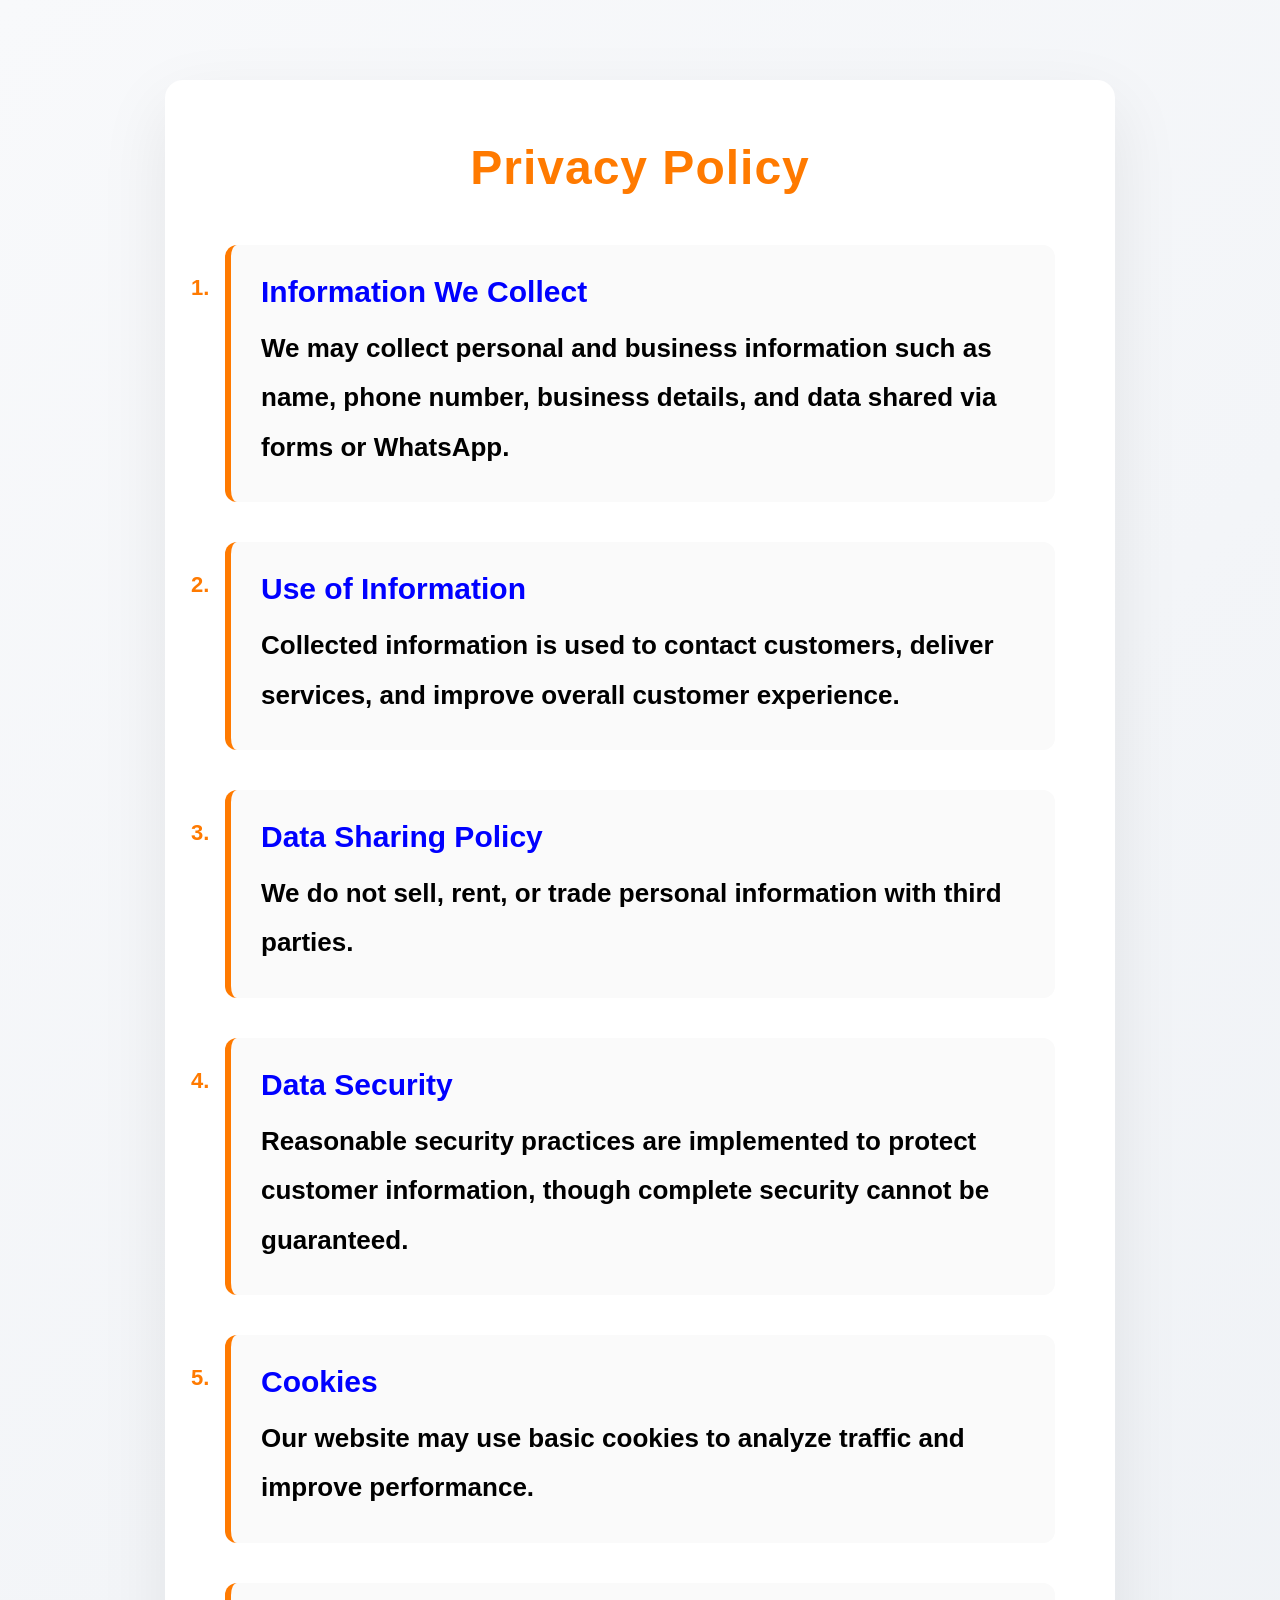
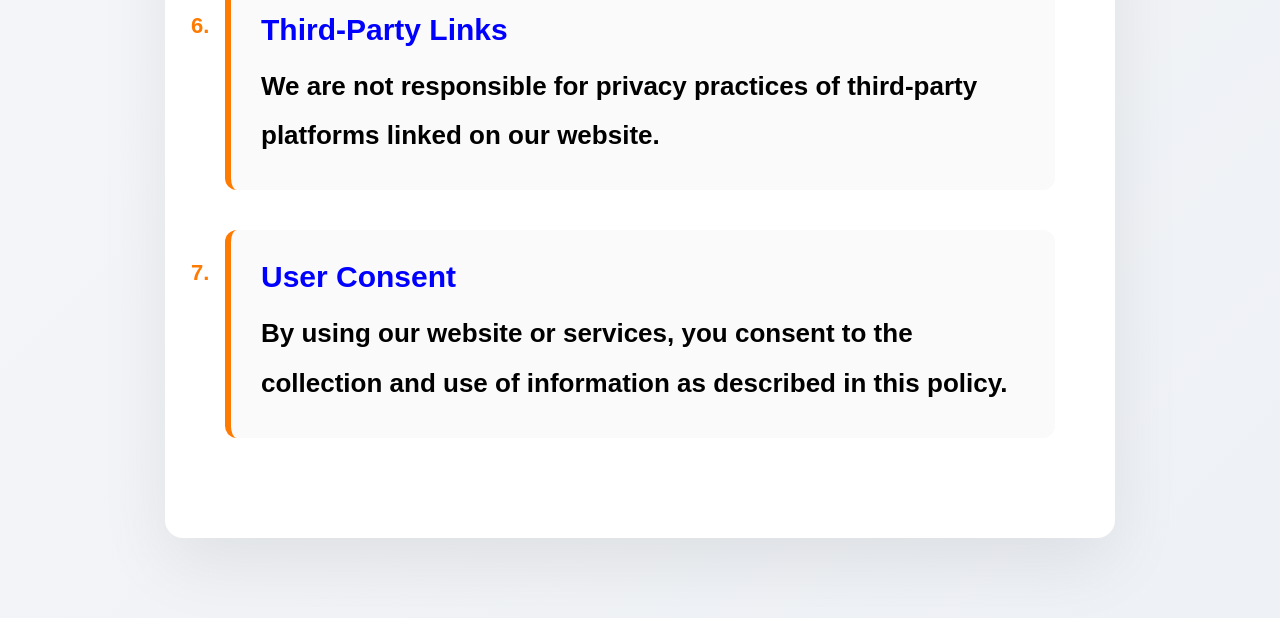
<file: privacy-policy.html>
<!DOCTYPE html>
<html lang="en">
<head>
    <meta charset="UTF-8">
    <meta name="viewport" content="width=device-width, initial-scale=1.0">
    <title>Privacy Policy</title>
    <link rel="stylesheet" href="privacy-policy.css">
</head>
<body>

    <section class="policy-container">
        <h1>Privacy Policy</h1>

       

        <ol class="policy-list">
            <li>
                <h3>Information We Collect</h3>
                <p>
                    We may collect personal and business information such as name,
                    phone number, business details, and data shared via forms or WhatsApp.
                </p>
            </li>

            <li>
                <h3>Use of Information</h3>
                <p>
                    Collected information is used to contact customers, deliver services,
                    and improve overall customer experience.
                </p>
            </li>

            <li>
                <h3>Data Sharing Policy</h3>
                <p>
                    We do not sell, rent, or trade personal information with third parties.
                </p>
            </li>

            <li>
                <h3>Data Security</h3>
                <p>
                    Reasonable security practices are implemented to protect customer
                    information, though complete security cannot be guaranteed.
                </p>
            </li>

            <li>
                <h3>Cookies</h3>
                <p>
                    Our website may use basic cookies to analyze traffic and improve performance.
                </p>
            </li>

            <li>
                <h3>Third-Party Links</h3>
                <p>
                    We are not responsible for privacy practices of third-party platforms
                    linked on our website.
                </p>
            </li>

            <li>
                <h3>User Consent</h3>
                <p>
                    By using our website or services, you consent to the collection
                    and use of information as described in this policy.
                </p>
            </li>

            
        </ol>
    </section>

</body>
</html>
</file>
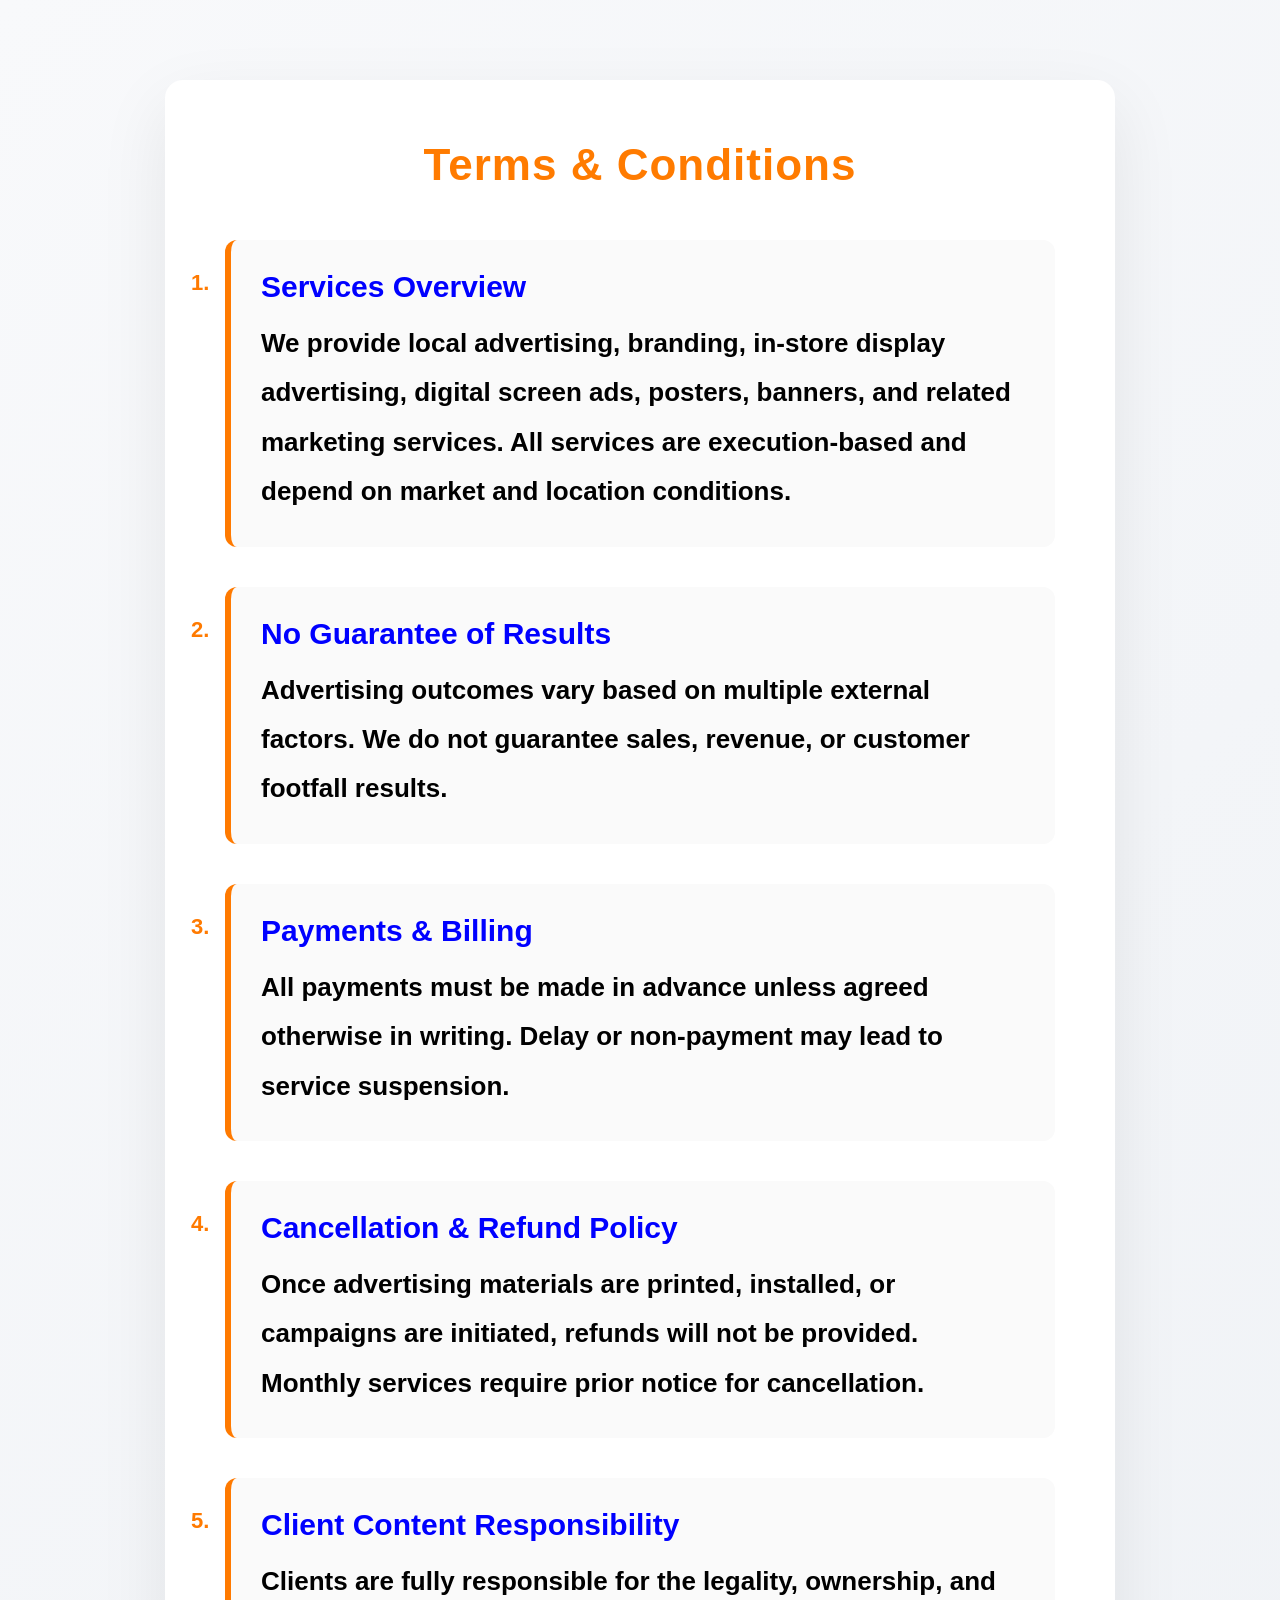
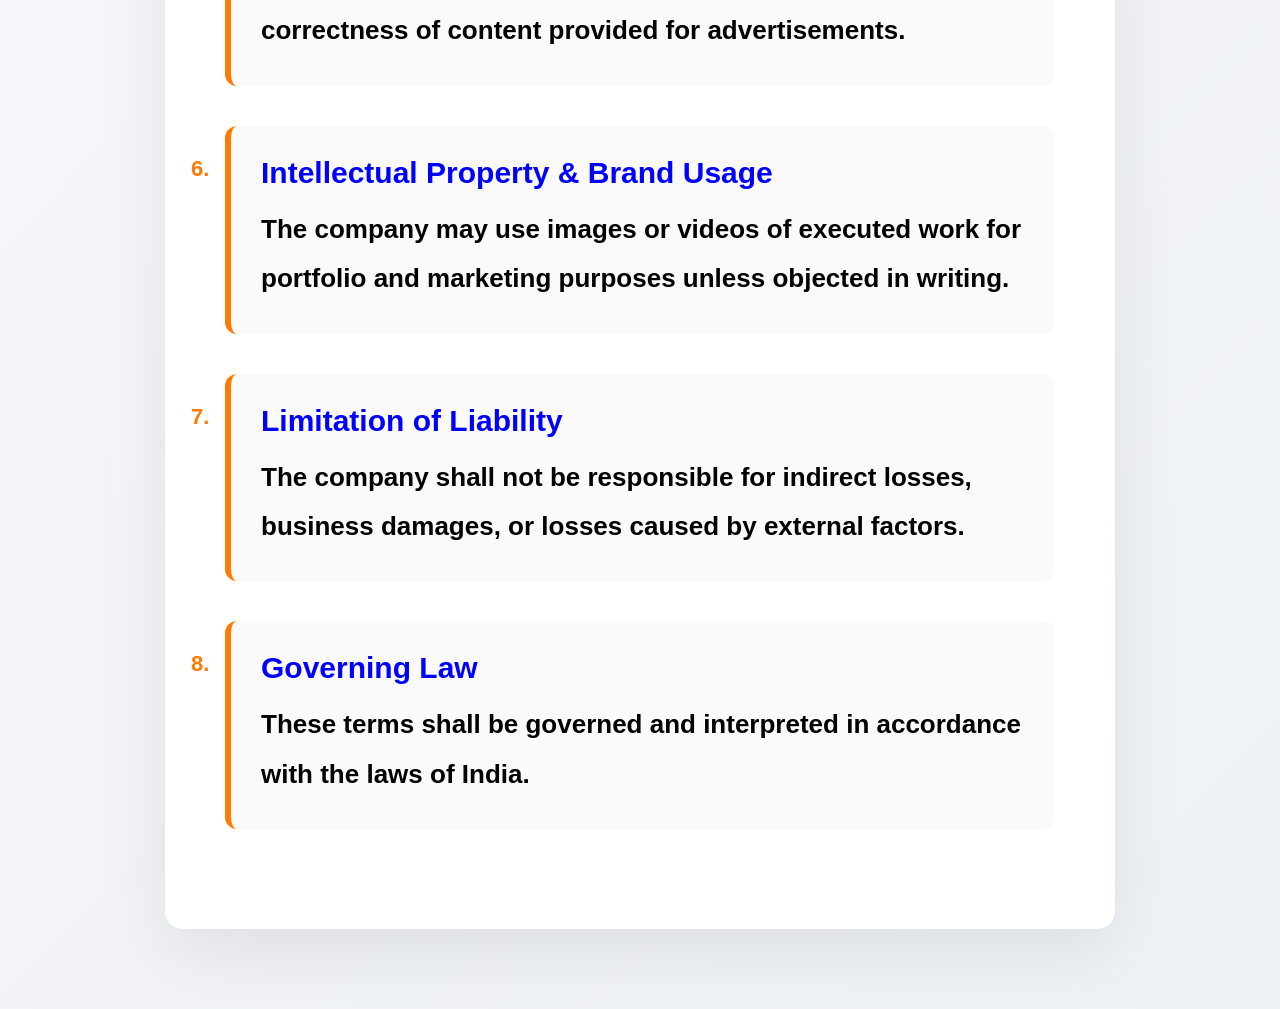
<file: terms-and-condition.html>
<!DOCTYPE html>
<html lang="en">
<head>
    <meta charset="UTF-8">
    <meta name="viewport" content="width=device-width, initial-scale=1.0">
    <title>Terms & Conditions</title>
    <link rel="stylesheet" href="terms-and-condition.css">
</head>
<body>

    <section class="terms-container">
        <h1>Terms & Conditions</h1>

        

        <ol class="terms-list">
            <li>
                <h3>Services Overview</h3>
                <p>
                    We provide local advertising, branding, in-store display advertising,
                    digital screen ads, posters, banners, and related marketing services.
                    All services are execution-based and depend on market and location conditions.
                </p>
            </li>

            <li>
                <h3>No Guarantee of Results</h3>
                <p>
                    Advertising outcomes vary based on multiple external factors.
                    We do not guarantee sales, revenue, or customer footfall results.
                </p>
            </li>

            <li>
                <h3>Payments & Billing</h3>
                <p>
                    All payments must be made in advance unless agreed otherwise in writing.
                    Delay or non-payment may lead to service suspension.
                </p>
            </li>

            <li>
                <h3>Cancellation & Refund Policy</h3>
                <p>
                    Once advertising materials are printed, installed, or campaigns are initiated,
                    refunds will not be provided. Monthly services require prior notice for cancellation.
                </p>
            </li>

            <li>
                <h3>Client Content Responsibility</h3>
                <p>
                    Clients are fully responsible for the legality, ownership, and correctness
                    of content provided for advertisements.
                </p>
            </li>

            <li>
                <h3>Intellectual Property & Brand Usage</h3>
                <p>
                    The company may use images or videos of executed work for portfolio and
                    marketing purposes unless objected in writing.
                </p>
            </li>

            <li>
                <h3>Limitation of Liability</h3>
                <p>
                    The company shall not be responsible for indirect losses, business damages,
                    or losses caused by external factors.
                </p>
            </li>

            <li>
                <h3>Governing Law</h3>
                <p>
                    These terms shall be governed and interpreted in accordance with the laws of India.
                </p>
            </li>

            
        </ol>
    </section>

</body>
</html>
</file>
<file: privacy-policy.css>
/* RESET */
* {
    margin: 0;
    padding: 0;
    box-sizing: border-box;
}

/* BODY STYLE */
body {
    font-family: "Montserrat", Arial, sans-serif;
    background: linear-gradient(135deg, #f8f9fb, #eef1f5);
    display: flex;
    justify-content: center;
    padding: 80px 20px;
}

/* MAIN CONTAINER */
.policy-container {
    background: #ffffff;
    max-width: 950px;
    width: 100%;
    padding: 60px;
    border-radius: 18px;
    box-shadow: 0 25px 70px rgba(0, 0, 0, 0.08);
}

/* MAIN HEADING */
.policy-container h1 {
    text-align: center;
    margin-bottom: 50px;
    font-size: 48px;
    color:oklab(72.299% 0.12054 0.1464);
    font-weight: 900;
    letter-spacing: 1px;
}

/* ORDERED LIST */
.policy-list {
    list-style: none;
    counter-reset: section;
}

/* EACH ITEM */
.policy-list li {
    margin-bottom: 40px;
    padding: 30px;
    border-left: 6px solid #ff7a00;
    background: #fafafa;
    border-radius: 12px;
    position: relative;
}

/* NUMBER STYLE */
.policy-list li::before {
    counter-increment: section;
    content: counter(section) ".";
    position: absolute;
    left: -40px;
    top: 30px;
    font-weight: 800;
    color: #ff7a00;
    font-size: 22px;
}

/* SUB HEADINGS */
.policy-list h3 {
    margin-bottom: 15px;
    font-size: 30px;
    font-weight: 900;
    color: blue;
}

/* PARAGRAPH */
.policy-list p {
    color:black;
    line-height: 1.9;
    font-size: 26px;
    font-weight: 900;
}

/* RESPONSIVE */
@media (max-width: 768px) {

    body {
        padding: 40px 15px;
    }

    .policy-container {
        padding: 35px 25px;
    }

    .policy-container h1 {
        font-size: 30px;
    }

    .policy-list h3 {
        font-size: 20px;
    }

    .policy-list p {
        font-size: 17px;
    }
}
</file>
<file: terms-and-condition.css>
/* RESET */
* {
    margin: 0;
    padding: 0;
    box-sizing: border-box;
}

/* BODY STYLE */
body {
    font-family: "Montserrat", Arial, sans-serif;
    background: linear-gradient(135deg, #f8f9fb, #eef1f5);
    display: flex;
    justify-content: center;
    padding: 80px 20px;
}

/* MAIN CONTAINER */
.terms-container {
    background: #ffffff;
    max-width: 950px;
    width: 100%;
    padding: 60px;
    border-radius: 18px;
    box-shadow: 0 25px 70px rgba(0, 0, 0, 0.08);
}

/* MAIN HEADING */
.terms-container h1 {
    text-align: center;
    margin-bottom: 50px;
    font-size: 44px;        /* Increased */
    color:hsl(29, 100%, 50%);
    font-weight: 800;       /* Correct bold value */
    letter-spacing: 1px;
}

/* ORDERED LIST */
.terms-list {
    list-style: none;
    counter-reset: section;
}

/* EACH ITEM */
.terms-list li {
    margin-bottom: 40px;
    padding: 30px;
    border-left: 6px solid #ff7a00;
    background: #fafafa;
    border-radius: 12px;
    position: relative;
}

/* NUMBER STYLE */
.terms-list li::before {
    counter-increment: section;
    content: counter(section) ".";
    position: absolute;
    left: -40px;
    top: 30px;
    font-weight: 800;
    color: #ff7a00;
    font-size: 22px;
}

/* SUB HEADINGS */
.terms-list h3 {
    margin-bottom: 15px;
    font-size: 30px;       /* Increased */
    font-weight:800;
    color: blue;
}

/* PARAGRAPH */
.terms-list p {
    color: black;
    line-height: 1.9;
    font-size: 26px;       /* Increased */
    font-weight: 900;
}

/* RESPONSIVE */
@media (max-width: 768px) {

    body {
        padding: 40px 15px;
    }

    .terms-container {
        padding: 35px 25px;
    }

    .terms-container h1 {
        font-size: 30px;
    }

    .terms-list h3 {
        font-size: 20px;
    }

    .terms-list p {
        font-size: 17px;
    }
}
</file>
